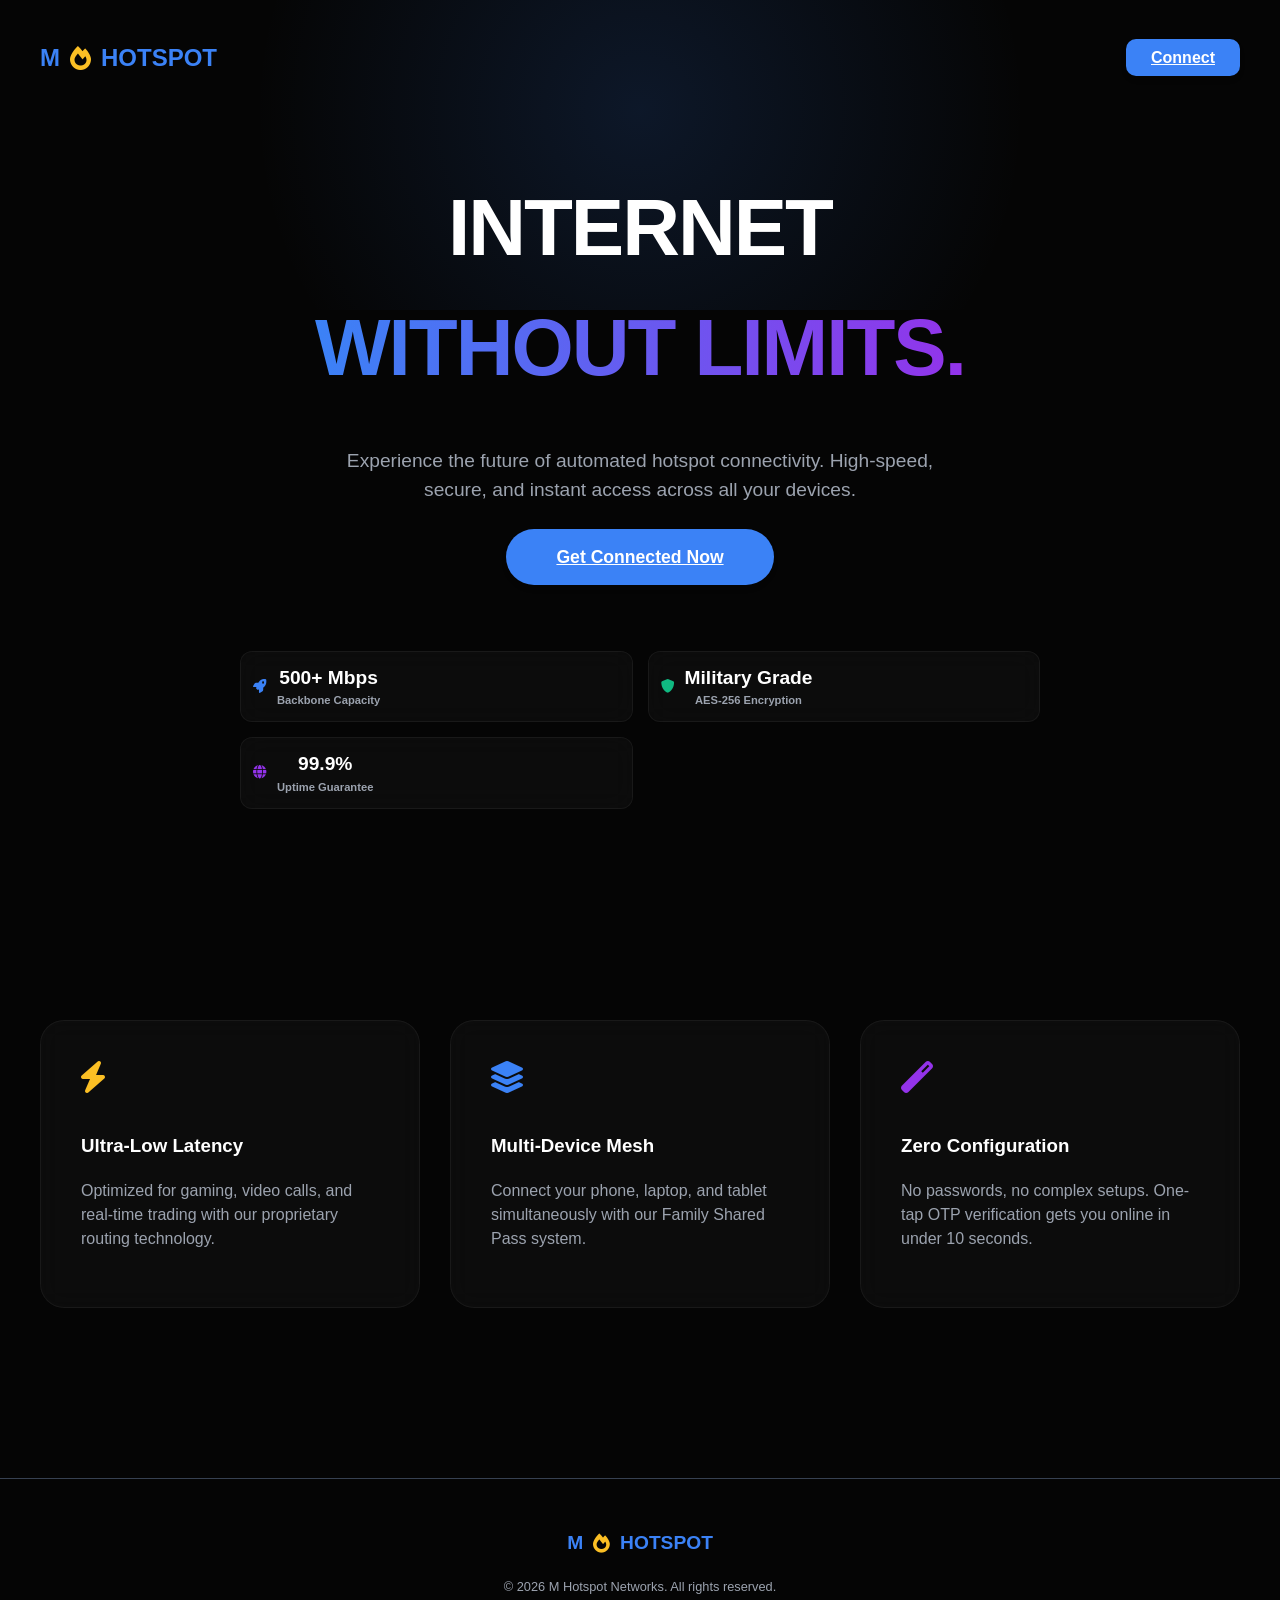
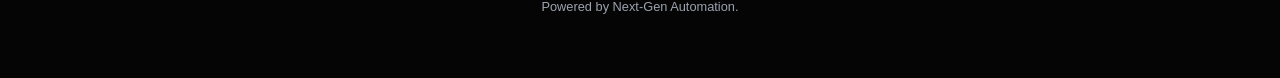
<file: frontend/index.html>
<!DOCTYPE html>
<html lang="en">
<head>
    <meta charset="UTF-8">
    <meta name="viewport" content="width=device-width, initial-scale=1.0">
    <title>M HOTSPOT | Next-Gen Connectivity</title>
    <link rel="stylesheet" href="css/style.css">
    <link rel="stylesheet" href="css/animations.css">
    <link rel="stylesheet" href="https://cdnjs.cloudflare.com/ajax/libs/font-awesome/6.0.0/css/all.min.css">
    <style>
        body { overflow-x: hidden; }
        .hero-section { height: 100vh; display: flex; flex-direction: column; justify-content: center; align-items: center; text-align: center; position: relative; }
        .hero-title { font-size: clamp(2.5rem, 8vw, 5rem); font-weight: 900; letter-spacing: -2px; margin-bottom: 20px; }
        .hero-subtitle { font-size: 1.2rem; color: var(--text-dim); max-width: 600px; margin-bottom: 40px; }
        .nav-glass { position: fixed; top: 0; width: 100%; z-index: 1000; padding: 20px 0; transition: all 0.3s; }
        .nav-glass.scrolled { background: rgba(5, 5, 5, 0.8); backdrop-filter: blur(20px); padding: 15px 0; }
        .feature-grid { display: grid; grid-template-columns: repeat(auto-fit, minmax(300px, 1fr)); gap: 30px; margin-top: 100px; }
        .feature-card { padding: 40px; border-radius: 24px; transition: all 0.3s; }
        .feature-card:hover { transform: translateY(-10px); background: rgba(255, 255, 255, 0.05); }
    </style>
</head>
<body>
    <div class="hero-glow"></div>
    
    <nav class="nav-glass">
        <div class="container" style="max-width: 1200px; display: flex; justify-content: space-between; align-items: center;">
            <div class="logo-main" style="font-size: 1.5rem;">
                <span>M</span><i class="fas fa-fire fire"></i><span>HOTSPOT</span>
            </div>
            <div class="nav-links">
                <a href="login.html" class="btn btn-primary" style="padding: 10px 25px;">Connect</a>
            </div>
        </div>
    </nav>

    <main class="container" style="max-width: 1200px;">
        <section class="hero-section">
            <h1 class="hero-title animate-up">INTERNET <br><span class="gradient-text">WITHOUT LIMITS.</span></h1>
            <p class="hero-subtitle animate-up" style="animation-delay: 0.2s;">Experience the future of automated hotspot connectivity. High-speed, secure, and instant access across all your devices.</p>
            <div class="animate-up" style="animation-delay: 0.4s;">
                <a href="login.html" class="btn btn-primary animate-pulse-glow" style="padding: 18px 50px; font-size: 1.1rem; border-radius: 50px;">Get Connected Now</a>
            </div>
            
            <div class="stats-row animate-up" style="margin-top: 80px; animation-delay: 0.6s; width: 100%; max-width: 800px;">
                <div class="stat-card glass">
                    <i class="fas fa-rocket" style="color: var(--primary);"></i>
                    <div>
                        <div style="font-size: 1.2rem; font-weight: 800;">500+ Mbps</div>
                        <div style="font-size: 0.7rem; color: var(--text-dim);">Backbone Capacity</div>
                    </div>
                </div>
                <div class="stat-card glass">
                    <i class="fas fa-shield-alt" style="color: #10b981;"></i>
                    <div>
                        <div style="font-size: 1.2rem; font-weight: 800;">Military Grade</div>
                        <div style="font-size: 0.7rem; color: var(--text-dim);">AES-256 Encryption</div>
                    </div>
                </div>
                <div class="stat-card glass">
                    <i class="fas fa-globe" style="color: var(--purple);"></i>
                    <div>
                        <div style="font-size: 1.2rem; font-weight: 800;">99.9%</div>
                        <div style="font-size: 0.7rem; color: var(--text-dim);">Uptime Guarantee</div>
                    </div>
                </div>
            </div>
        </section>

        <section class="feature-grid">
            <div class="feature-card glass animate-up">
                <i class="fas fa-bolt" style="font-size: 2rem; color: var(--accent); margin-bottom: 20px;"></i>
                <h3>Ultra-Low Latency</h3>
                <p style="color: var(--text-dim);">Optimized for gaming, video calls, and real-time trading with our proprietary routing technology.</p>
            </div>
            <div class="feature-card glass animate-up" style="animation-delay: 0.1s;">
                <i class="fas fa-layer-group" style="font-size: 2rem; color: var(--primary); margin-bottom: 20px;"></i>
                <h3>Multi-Device Mesh</h3>
                <p style="color: var(--text-dim);">Connect your phone, laptop, and tablet simultaneously with our Family Shared Pass system.</p>
            </div>
            <div class="feature-card glass animate-up" style="animation-delay: 0.2s;">
                <i class="fas fa-magic" style="font-size: 2rem; color: var(--purple); margin-bottom: 20px;"></i>
                <h3>Zero Configuration</h3>
                <p style="color: var(--text-dim);">No passwords, no complex setups. One-tap OTP verification gets you online in under 10 seconds.</p>
            </div>
        </section>
    </main>

    <footer style="margin-top: 150px; padding: 50px 0; border-top: 1px solid var(--border); text-align: center;">
        <div class="logo-main" style="font-size: 1.2rem; margin-bottom: 20px;">
            <span>M</span><i class="fas fa-fire fire"></i><span>HOTSPOT</span>
        </div>
        <p style="color: var(--text-dim); font-size: 0.8rem;">&copy; 2026 M Hotspot Networks. All rights reserved. <br> Powered by Next-Gen Automation.</p>
    </footer>

    <script>
        window.addEventListener('scroll', () => {
            const nav = document.querySelector('.nav-glass');
            if (window.scrollY > 50) nav.classList.add('scrolled');
            else nav.classList.remove('scrolled');
        });
        
        if(localStorage.getItem('token')) window.location.href = 'dashboard.html';
    </script>
</body>
</html>
</file>
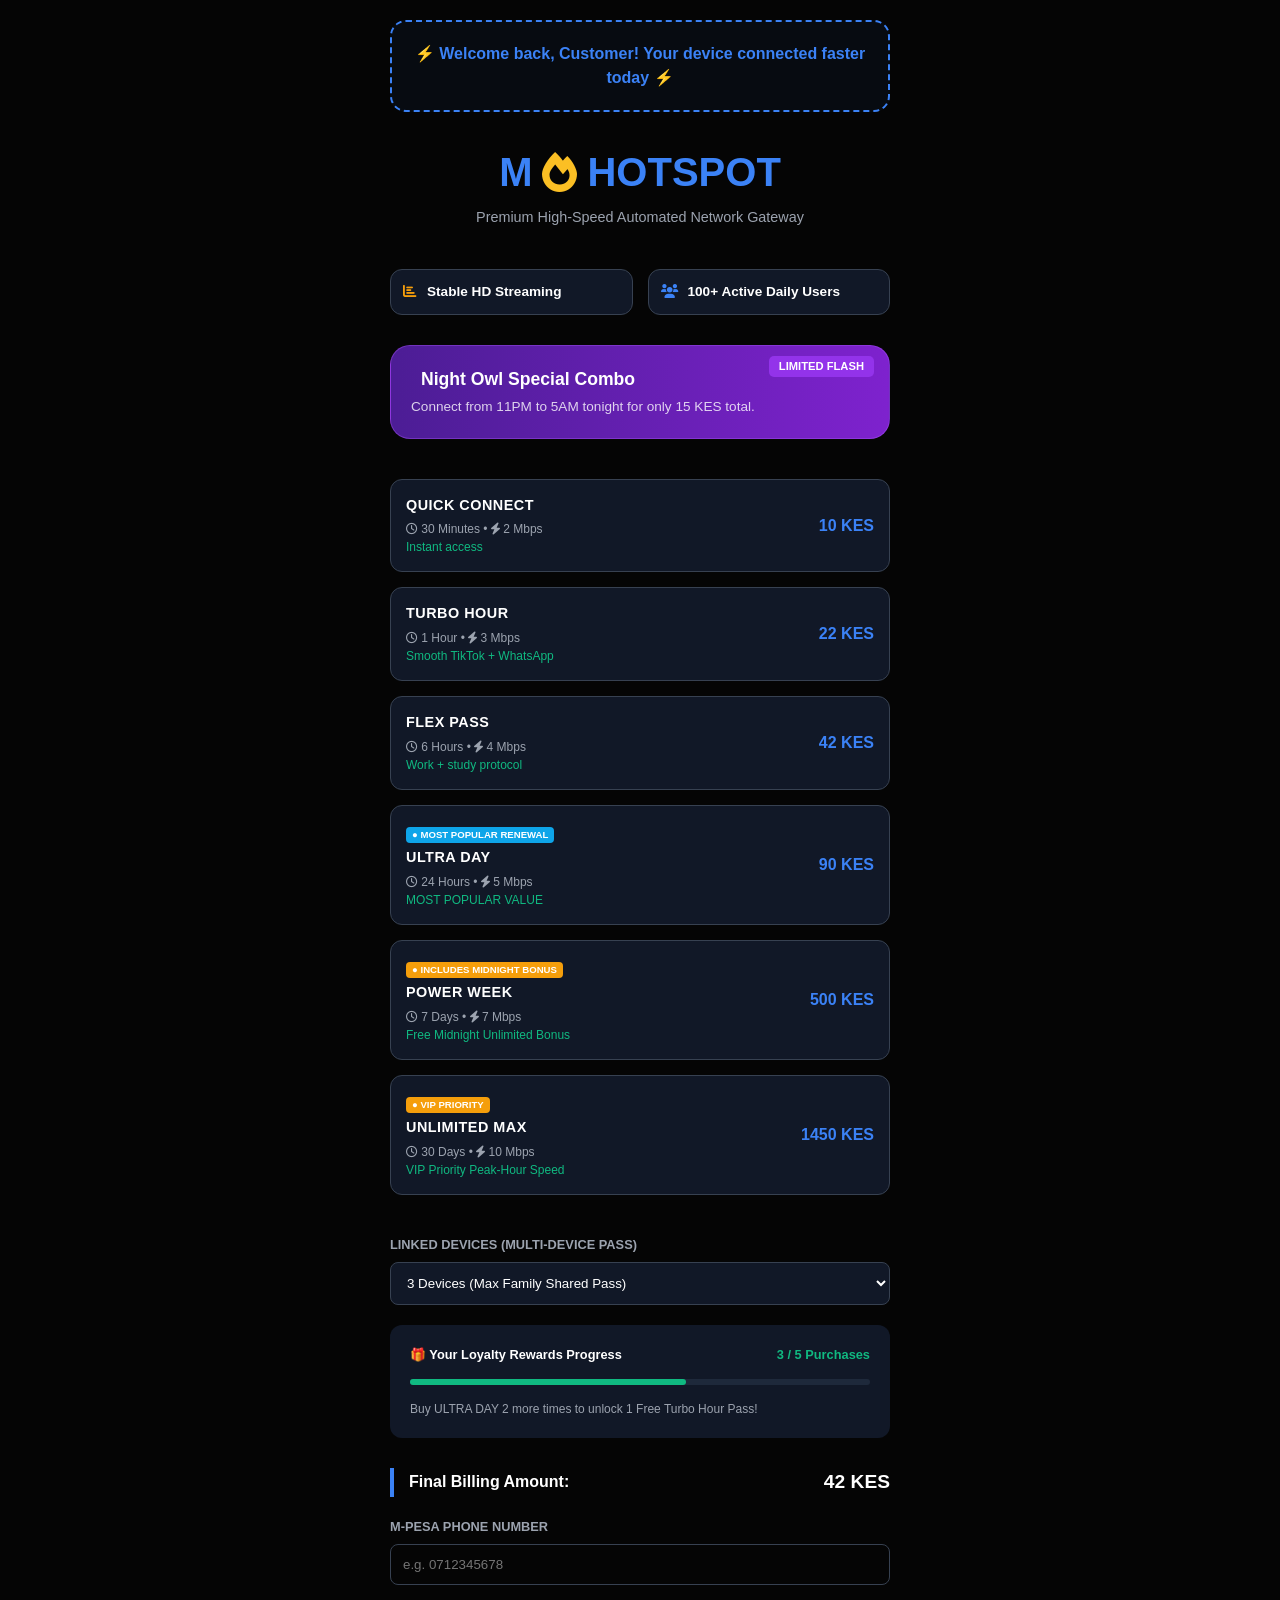
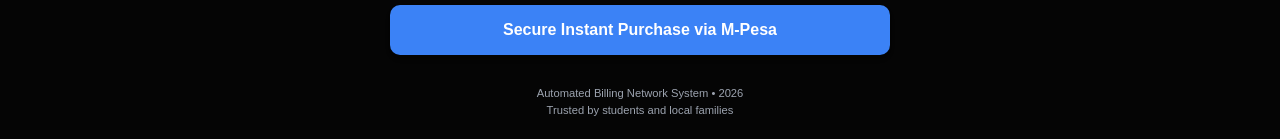
<file: frontend/dashboard.html>
<!DOCTYPE html>
<html lang="en">
<head>
    <meta charset="UTF-8">
    <meta name="viewport" content="width=device-width, initial-scale=1.0">
    <title>M Hotspot | Dashboard</title>
    <link rel="stylesheet" href="css/style.css">
    <link rel="stylesheet" href="https://cdnjs.cloudflare.com/ajax/libs/font-awesome/6.0.0/css/all.min.css">
</head>
<body>
    <div class="container">
        <!-- Welcome Box -->
        <div class="welcome-box">
            ⚡ Welcome back, <span id="user-phone">Customer</span>! Your device connected faster today ⚡
        </div>

        <!-- Logo -->
        <div class="logo-container">
            <div class="logo-main">
                <span>M</span><i class="fas fa-fire fire"></i><span>HOTSPOT</span>
            </div>
            <div class="logo-sub">Premium High-Speed Automated Network Gateway</div>
        </div>

        <!-- Stats Row -->
        <div class="stats-row">
            <div class="stat-card">
                <i class="fas fa-chart-bar" style="color: #f59e0b;"></i>
                <span>Stable HD Streaming</span>
            </div>
            <div class="stat-card">
                <i class="fas fa-users" style="color: #3b82f6;"></i>
                <span>100+ Active Daily Users</span>
            </div>
        </div>

        <!-- Night Owl Banner -->
        <div class="night-owl-banner">
            <div class="banner-tag">LIMITED FLASH</div>
            <div class="banner-title">
                <i class="fas fa-owl"></i> Night Owl Special Combo
            </div>
            <div class="banner-desc">Connect from 11PM to 5AM tonight for only 15 KES total.</div>
        </div>

        <!-- Plans Section -->
        <div id="plans-container">
            <!-- Plans will be loaded here -->
        </div>

        <!-- Multi-Device Section -->
        <div class="form-group" style="margin-top: 40px;">
            <label>LINKED DEVICES (MULTI-DEVICE PASS)</label>
            <select style="width: 100%; background: var(--card-bg); border: 1px solid var(--border); color: white; padding: 12px; border-radius: 8px;">
                <option>3 Devices (Max Family Shared Pass)</option>
            </select>
        </div>

        <!-- Loyalty Rewards -->
        <div class="rewards-section">
            <div style="display: flex; justify-content: space-between; font-size: 0.8rem; font-weight: 600;">
                <span>🎁 Your Loyalty Rewards Progress</span>
                <span style="color: #10b981;">3 / 5 Purchases</span>
            </div>
            <div class="progress-container">
                <div class="progress-bar" style="width: 60%;"></div>
            </div>
            <div style="font-size: 0.75rem; color: var(--text-dim);">
                Buy ULTRA DAY 2 more times to unlock 1 Free Turbo Hour Pass!
            </div>
        </div>

        <!-- Final Billing -->
        <div style="display: flex; justify-content: space-between; align-items: center; margin-bottom: 20px; border-left: 4px solid var(--primary); padding-left: 15px;">
            <span style="font-weight: 700;">Final Billing Amount:</span>
            <span style="font-weight: 800; font-size: 1.2rem;" id="final-amount">42 KES</span>
        </div>

        <!-- Payment Input -->
        <div class="form-group">
            <label>M-PESA PHONE NUMBER</label>
            <input type="text" placeholder="e.g. 0712345678" id="mpesa-phone">
        </div>

        <button class="btn btn-primary" onclick="securePurchase()">
            Secure Instant Purchase via M-Pesa
        </button>

        <div style="text-align: center; margin-top: 30px; font-size: 0.7rem; color: var(--text-dim);">
            Automated Billing Network System • 2026<br>
            Trusted by students and local families
        </div>
    </div>

    <script>
        const userPhone = localStorage.getItem('phone') || 'Customer';
        document.getElementById('user-phone').innerText = userPhone;
        document.getElementById('mpesa-phone').value = userPhone === 'Customer' ? '' : userPhone;

        const PLANS = [
            { id: 1, name: "QUICK CONNECT", price: 10, time: "30 Minutes", speed: "2 Mbps", desc: "Instant access" },
            { id: 2, name: "TURBO HOUR", price: 22, time: "1 Hour", speed: "3 Mbps", desc: "Smooth TikTok + WhatsApp" },
            { id: 3, name: "FLEX PASS", price: 42, time: "6 Hours", speed: "4 Mbps", desc: "Work + study protocol" },
            { id: 4, name: "ULTRA DAY", price: 90, time: "24 Hours", speed: "5 Mbps", desc: "MOST POPULAR VALUE", tag: "MOST POPULAR RENEWAL" },
            { id: 5, name: "POWER WEEK", price: 500, time: "7 Days", speed: "7 Mbps", desc: "Free Midnight Unlimited Bonus", tag: "INCLUDES MIDNIGHT BONUS" },
            { id: 6, name: "UNLIMITED MAX", price: 1450, time: "30 Days", speed: "10 Mbps", desc: "VIP Priority Peak-Hour Speed", tag: "VIP PRIORITY" }
        ];

        function renderPlans() {
            const container = document.getElementById('plans-container');
            container.innerHTML = PLANS.map(plan => `
                <div class="plan-card" onclick="selectPlan(${plan.id}, ${plan.price})">
                    <div class="plan-info">
                        ${plan.tag ? `<div style="font-size: 0.6rem; background: ${plan.id === 4 ? '#0ea5e9' : '#f59e0b'}; color: white; padding: 1px 6px; border-radius: 4px; display: inline-block; margin-bottom: 4px; font-weight: 800;">● ${plan.tag}</div>` : ''}
                        <h4>${plan.name}</h4>
                        <div class="plan-details">
                            <i class="far fa-clock"></i> ${plan.time} • <i class="fas fa-bolt"></i> ${plan.speed}<br>
                            <span style="color: #10b981;">${plan.desc}</span>
                        </div>
                    </div>
                    <div class="plan-price">${plan.price} KES</div>
                </div>
            `).join('');
        }

        function selectPlan(id, price) {
            document.getElementById('final-amount').innerText = price + ' KES';
            // Visual feedback
            const cards = document.querySelectorAll('.plan-card');
            cards.forEach(c => c.style.borderColor = 'rgba(255, 255, 255, 0.1)');
            event.currentTarget.style.borderColor = '#0ea5e9';
        }

        function securePurchase() {
            alert('Initiating Secure M-Pesa STK Push... (Simulation)');
        }

        renderPlans();
    </script>
</body>
</html>
</file>
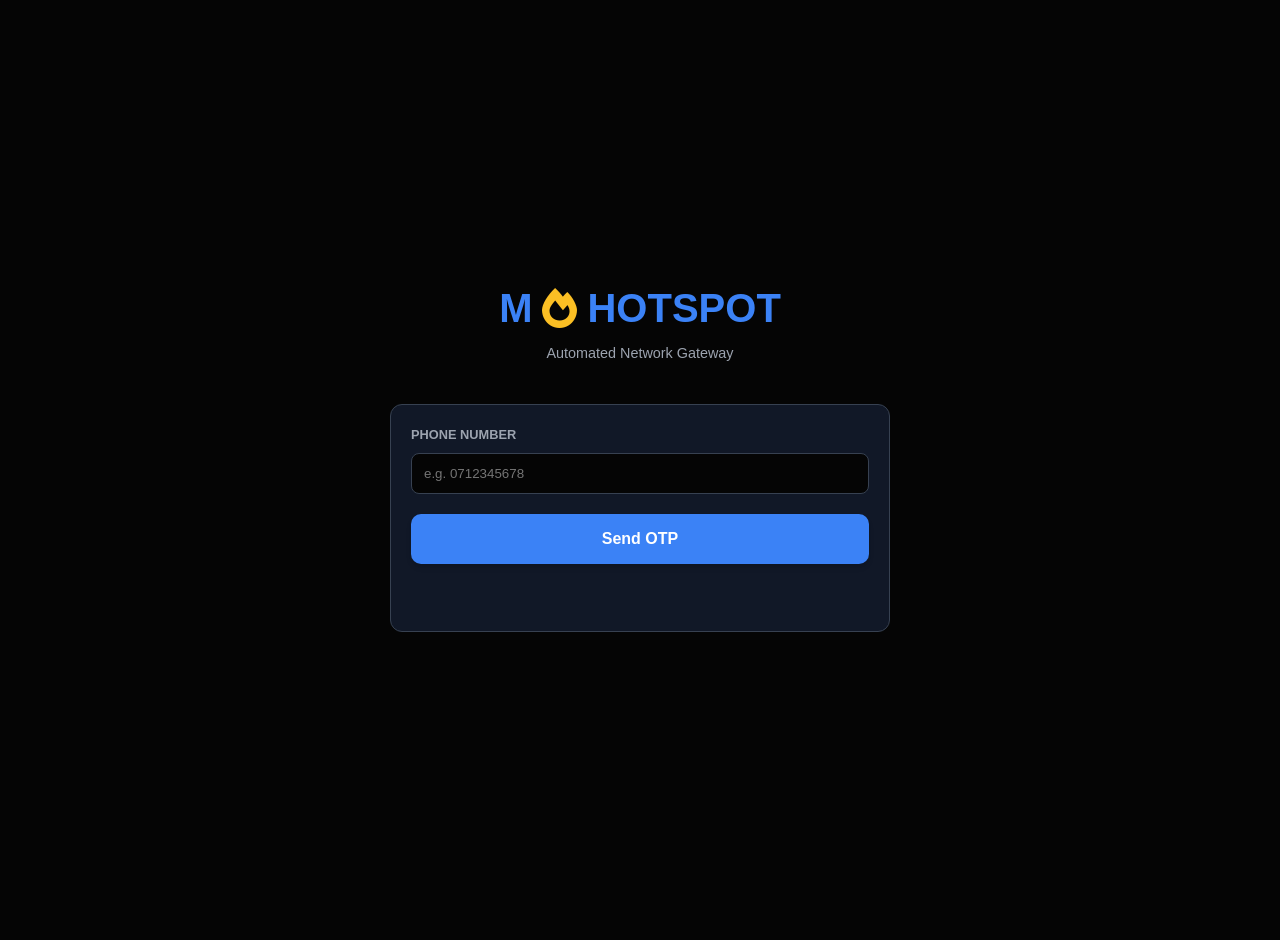
<file: frontend/login.html>
<!DOCTYPE html>
<html lang="en">
<head>
    <meta charset="UTF-8">
    <meta name="viewport" content="width=device-width, initial-scale=1.0">
    <title>M Hotspot | Login</title>
    <link rel="stylesheet" href="css/style.css">
    <link rel="stylesheet" href="https://cdnjs.cloudflare.com/ajax/libs/font-awesome/6.0.0/css/all.min.css">
    <style>
        .login-wrap { height: 100vh; display: flex; align-items: center; justify-content: center; }
        .hidden { display: none; }
    </style>
</head>
<body>
    <div class="container login-wrap">
        <div style="width: 100%;">
            <!-- Logo -->
            <div class="logo-container">
                <div class="logo-main">
                    <span>M</span><i class="fas fa-fire fire"></i><span>HOTSPOT</span>
                </div>
                <div class="logo-sub">Automated Network Gateway</div>
            </div>

            <div class="rewards-section" style="background: var(--card-bg); border: 1px solid var(--border);">
                <div id="phone-section">
                    <div class="form-group">
                        <label>Phone Number</label>
                        <input type="text" id="phone" placeholder="e.g. 0712345678">
                    </div>
                    <button class="btn btn-primary" onclick="sendOTP()">Send OTP</button>
                </div>

                <div id="otp-section" class="hidden">
                    <div class="form-group">
                        <label>Verification Code</label>
                        <input type="text" id="otp" placeholder="Enter 6-digit OTP">
                    </div>
                    <button class="btn btn-primary" onclick="verifyOTP()">Verify & Connect</button>
                </div>
                <p id="msg" style="margin-top: 15px; text-align: center; font-size: 0.8rem; min-height: 20px;"></p>
            </div>
        </div>
    </div>
    <script>
        async function sendOTP() {
            const phone = document.getElementById('phone').value;
            const msg = document.getElementById('msg');
            if(!phone) return msg.innerText = "Enter phone number";
            
            try {
                const res = await fetch('/api/v1/auth/send-otp', {
                    method: 'POST',
                    headers: {'Content-Type': 'application/json'},
                    body: JSON.stringify({phone_number: phone})
                });
                const data = await res.json();
                if(res.ok) {
                    document.getElementById('phone-section').classList.add('hidden');
                    document.getElementById('otp-section').classList.remove('hidden');
                    msg.innerText = "OTP sent! (Debug: " + data.otp_debug + ")";
                    msg.style.color = "#10b981";
                    localStorage.setItem('temp_phone', phone);
                } else {
                    msg.innerText = data.detail || "Error";
                    msg.style.color = "#ef4444";
                }
            } catch(e) { msg.innerText = "Connection error"; }
        }

        async function verifyOTP() {
            const otp = document.getElementById('otp').value;
            const phone = localStorage.getItem('temp_phone');
            const msg = document.getElementById('msg');

            try {
                const res = await fetch('/api/v1/auth/verify-otp', {
                    method: 'POST',
                    headers: {'Content-Type': 'application/json'},
                    body: JSON.stringify({phone_number: phone, otp_code: otp})
                });
                const data = await res.json();
                if(res.ok) {
                    localStorage.setItem('token', data.access_token);
                    localStorage.setItem('phone', phone);
                    window.location.href = 'dashboard.html';
                } else {
                    msg.innerText = "Invalid OTP";
                    msg.style.color = "#ef4444";
                }
            } catch(e) { msg.innerText = "Error"; }
        }
    </script>
</body>
</html>
</file>
<file: frontend/css/style.css>
:root {
    --bg-dark: #050505;
    --card-bg: #111827;
    --primary: #3b82f6;
    --secondary: #2563eb;
    --accent: #fbbf24;
    --purple: #9333ea;
    --text-main: #ffffff;
    --text-dim: #9ca3af;
    --border: #374151;
}

body {
    margin: 0;
    font-family: 'Inter', -apple-system, sans-serif;
    background-color: var(--bg-dark);
    color: var(--text-main);
    line-height: 1.5;
}

.container {
    max-width: 500px;
    margin: 0 auto;
    padding: 20px;
}

/* Welcome Box */
.welcome-box {
    border: 2px dashed var(--primary);
    border-radius: 16px;
    padding: 20px;
    text-align: center;
    margin-bottom: 30px;
    color: var(--primary);
    font-weight: 600;
    background: rgba(59, 130, 246, 0.05);
}

/* Logo Section */
.logo-container {
    text-align: center;
    margin-bottom: 40px;
}

.logo-main {
    font-size: 2.5rem;
    font-weight: 800;
    display: flex;
    align-items: center;
    justify-content: center;
    gap: 10px;
}

.logo-main span { color: var(--primary); }
.logo-main .fire { color: var(--accent); }

.logo-sub {
    color: var(--text-dim);
    font-size: 0.9rem;
    margin-top: 5px;
}

/* Stats Row */
.stats-row {
    display: grid;
    grid-template-columns: 1fr 1fr;
    gap: 15px;
    margin-bottom: 30px;
}

.stat-card {
    background: var(--card-bg);
    border: 1px solid var(--border);
    border-radius: 12px;
    padding: 12px;
    display: flex;
    align-items: center;
    gap: 10px;
    font-size: 0.85rem;
    font-weight: 600;
}

/* Night Owl Banner */
.night-owl-banner {
    background: linear-gradient(to right, #4c1d95, #7e22ce);
    border-radius: 20px;
    padding: 20px;
    position: relative;
    margin-bottom: 40px;
    border: 1px solid rgba(168, 85, 247, 0.4);
}

.banner-tag {
    position: absolute;
    top: 10px;
    right: 15px;
    background: var(--purple);
    color: white;
    font-size: 0.7rem;
    font-weight: 800;
    padding: 2px 10px;
    border-radius: 5px;
}

.banner-title {
    display: flex;
    align-items: center;
    gap: 10px;
    font-weight: 700;
    font-size: 1.1rem;
}

.banner-desc {
    color: rgba(255, 255, 255, 0.8);
    font-size: 0.85rem;
    margin-top: 5px;
}

/* Plan Cards */
.plan-card {
    background: var(--card-bg);
    border: 1px solid var(--border);
    border-radius: 12px;
    padding: 15px;
    margin-bottom: 15px;
    display: flex;
    justify-content: space-between;
    align-items: center;
    cursor: pointer;
    transition: all 0.2s;
}

.plan-card:hover {
    border-color: var(--primary);
}

.plan-info h4 { margin: 0; font-size: 0.9rem; text-transform: uppercase; letter-spacing: 0.5px; }
.plan-details { font-size: 0.75rem; color: var(--text-dim); margin-top: 4px; }
.plan-price { font-weight: 800; color: var(--primary); }

/* Buttons */
.btn {
    border-radius: 10px;
    padding: 12px 20px;
    font-weight: 700;
    border: none;
    cursor: pointer;
    transition: all 0.2s;
}

.btn-primary {
    background: var(--primary);
    color: white;
    width: 100%;
    padding: 16px;
    font-size: 1rem;
    text-transform: none;
    box-shadow: 0 4px 6px -1px rgba(0, 0, 0, 0.1), 0 2px 4px -1px rgba(0, 0, 0, 0.06);
}

.btn-primary:hover {
    filter: brightness(1.1);
}

/* Forms */
.form-group { margin-bottom: 20px; }
label { display: block; font-size: 0.8rem; color: var(--text-dim); margin-bottom: 8px; text-transform: uppercase; font-weight: 600; }
input {
    width: 100%;
    background: var(--bg-dark);
    border: 1px solid var(--border);
    padding: 12px;
    border-radius: 8px;
    color: white;
    box-sizing: border-box;
}
input:focus { border-color: var(--primary); outline: none; }

/* Rewards Section */
.rewards-section {
    background: var(--card-bg);
    padding: 20px;
    border-radius: 12px;
    margin-bottom: 30px;
}

.progress-container {
    height: 6px;
    background: #1e293b;
    border-radius: 3px;
    margin: 15px 0;
}

.progress-bar {
    height: 100%;
    background: #10b981;
    border-radius: 3px;
}
</file>
<file: frontend/css/animations.css>
@keyframes float {
    0% { transform: translateY(0px); }
    50% { transform: translateY(-10px); }
    100% { transform: translateY(0px); }
}

@keyframes pulse-glow {
    0% { box-shadow: 0 0 5px rgba(59, 130, 246, 0.2); }
    50% { box-shadow: 0 0 20px rgba(59, 130, 246, 0.5); }
    100% { box-shadow: 0 0 5px rgba(59, 130, 246, 0.2); }
}

@keyframes slide-up {
    from { opacity: 0; transform: translateY(20px); }
    to { opacity: 1; transform: translateY(0); }
}

@keyframes wifi-wave {
    0% { transform: scale(0.5); opacity: 0; }
    50% { opacity: 0.5; }
    100% { transform: scale(1.5); opacity: 0; }
}

.animate-float { animation: float 3s ease-in-out infinite; }
.animate-pulse-glow { animation: pulse-glow 2s infinite; }
.animate-up { animation: slide-up 0.6s ease-out forwards; }

.glass {
    background: rgba(255, 255, 255, 0.03);
    backdrop-filter: blur(12px);
    -webkit-backdrop-filter: blur(12px);
    border: 1px solid rgba(255, 255, 255, 0.05);
}

.gradient-text {
    background: linear-gradient(90deg, #3b82f6, #9333ea);
    -webkit-background-clip: text;
    -webkit-text-fill-color: transparent;
}

.hero-glow {
    position: absolute;
    top: -10%;
    left: 50%;
    transform: translateX(-50%);
    width: 80%;
    height: 400px;
    background: radial-gradient(circle, rgba(59, 130, 246, 0.15) 0%, transparent 70%);
    z-index: -1;
    pointer-events: none;
}
</file>
